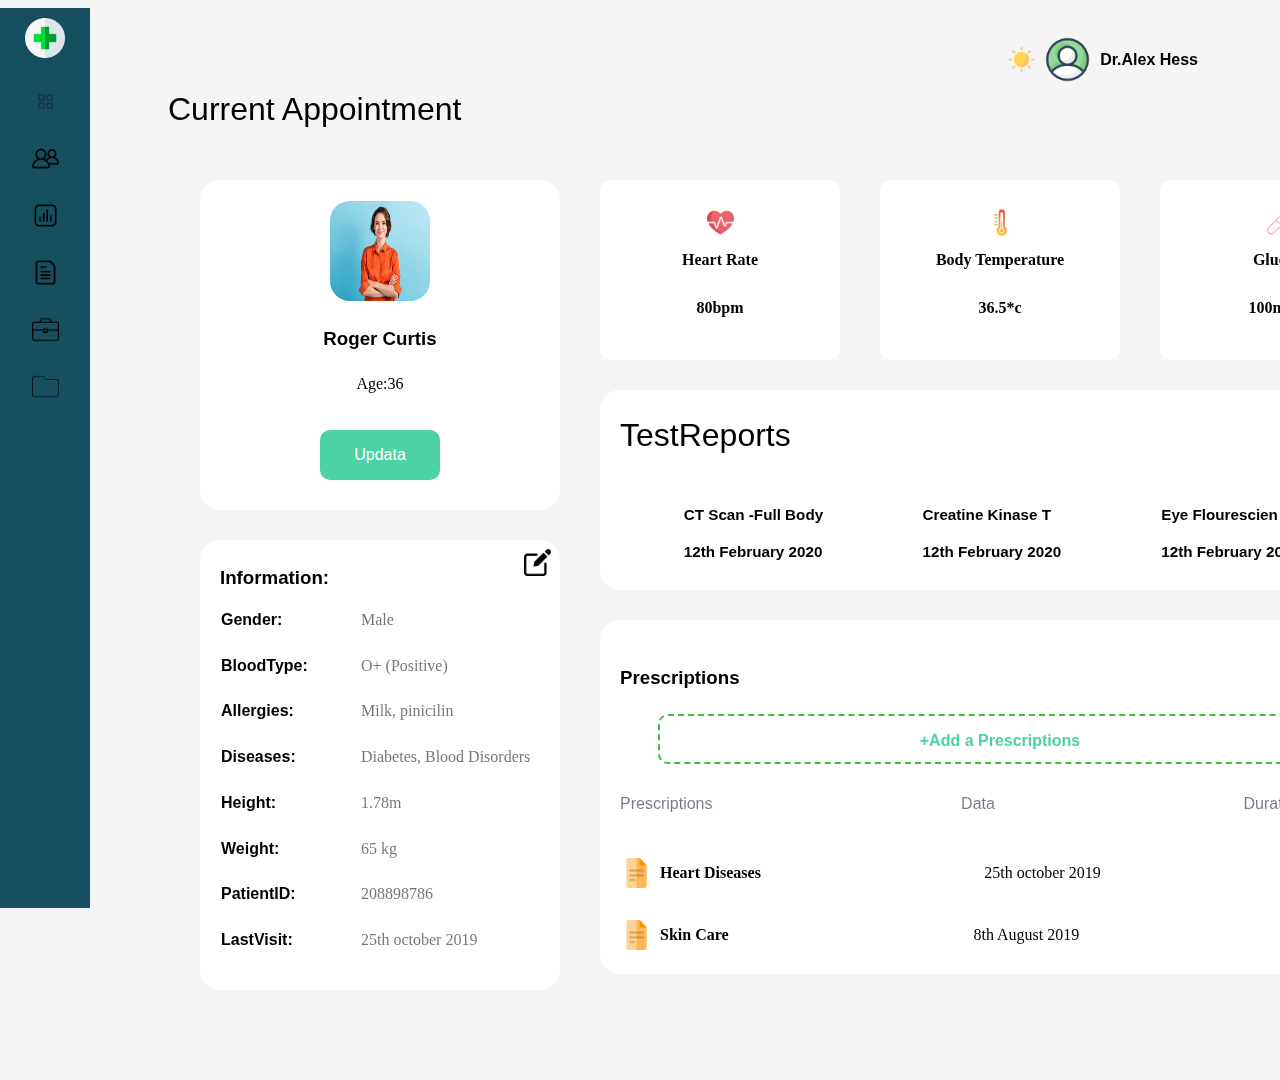
<file: index.html>
<html>
<head>
<link rel="stylesheet" href="style.css">
<script defer src="script.js"></script>
<style>

   
</style>

</head>
<body>  
    <div class="nav">
         <img class="med" src="pharmacy.png"> 
        <img class="icon" src="select-all.png">
        <img class="icon" src="friends.png">
        <img class="icon" src="charts.png">
        <img class="icon" src="document (2).png">
        <img class="icon" src="briefcase.png">
        <img class="icon" src="folder (1).png">
        </div>
           



<div class="header">
  <div>
     <img class="med" src="pharmacy.png">    
 <h1 class="h1">Current Appointment </h1> 

    </div>
<div>
    <img class="icon toggle" src="sun.png">
    <img style="display: none;" class="icon m" src="moon.png">
    <img style="display: none;" class="icon s" src="sun.png">
    <div class="profile">
    <img style="width: 45px;" src="web.png">
    <h4>Dr.Alex Hess</h4>
    </div>
    </div>
</div>

<div class="content">
  
    <div class="left">
  <div class="task1">
    
<label for="file"><div>Updata</div>
</label>
<input onchange="update()" id="file" style="visibility: hidden;"  type="file">
</div>
</div>
  <div class="right">
        <div class="add">   
            <div> <h3>Prescriptions</h3> </div>       
               <div class="pre"> +Add a Prescriptions </div>
           <div style="width: 90%;display: flex;flex-direction: row; gap: 50px;justify-content: space-between;align-items: center;color: rgba(0, 0, 51, 0.532);font-family: sans-serif;">
               <span>Prescriptions</span>
               <span>Data</span>
               <span>Duration</span>
           </div>
   
           <table>
            <tr class="item">
            <td><img class="icon" src="document (3).png"><h4>Heart Diseases</h4>  </td>        
            <td><p>25th october 2019</p></td> 
            <td><p>3 month</p></td>
            </tr>

            <tr class="item">
           <td><img class="icon" src="document (3).png"><h4>Skin Care</h4></td>
           <td><p>8th August 2019</p></td>
           <td><p>3 month</p></td>
            </tr>
            
            
            
            
                </table>
                       
       
    </div>


</div>

</body>
</html>
</file>
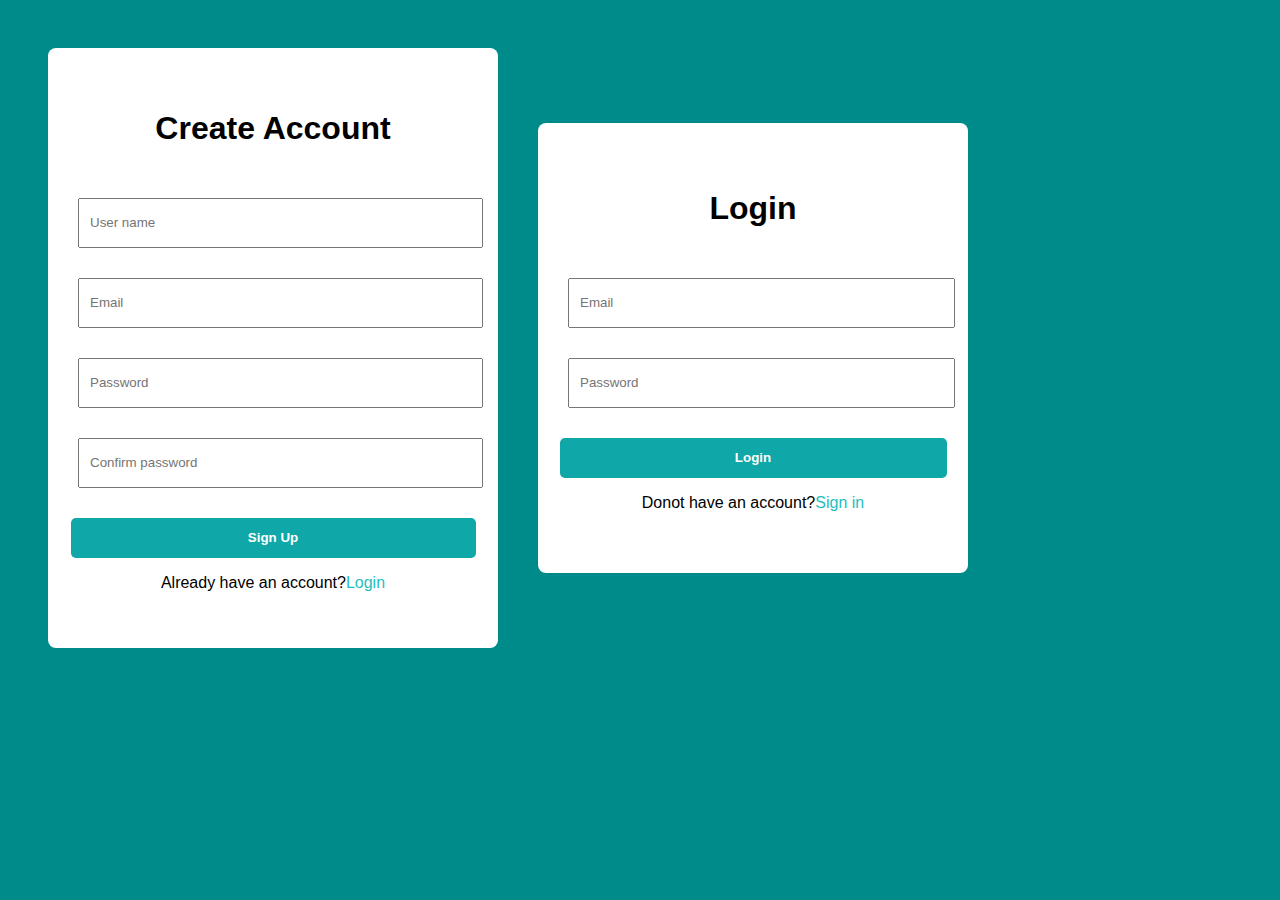
<file: sign in page.html>
<!DOCTYPE html>
<html lang="en">
<head>
  <style>
    body {
        background-color: darkcyan;
        display: flex;
        align-items: center;
    }
    *{
        box-sizing: border-box;
    }
    .container {
        box-sizing:border-box ;
        margin: 40px;
        background-color: white;
        height: 600px;
        width: 450px;
        display: flex;
        flex-direction: column;
        text-align: center;
        justify-content: center;
        border-radius: 8px;
    }
    .container2 {
        width: 430px;
        height: 450px;
        background-color: white;
        display: flex;
        flex-direction: column;
        text-align: center;
        justify-content: center;
        border-radius: 8px;  
    }
    input {
        display: block;
        margin: 30px;
        width: 90%;
        height: 50px;
        padding: 10px;
    }
    h1 {
       text-align: center;
       font-family: sans-serif;
    }
    button {
        width: 90%;
        height: 40px;
        color: white;
        background-color: rgb(15, 167, 167);
        border: none;
        border-radius: 5px;
        font-weight: 600;
    }
  p {
   font-family: sans-serif;
}
span {
    color: rgb(31, 190, 190);
}
  </style>
</head>
<body>
  <div class="container">
<div><h1>Create Account</h1></div>
<div>
    <input type="text" placeholder="User name">
    <input type="email" placeholder="Email">
    <input type="password" placeholder="Password">
    <input type="password" placeholder="Confirm password">
    <button>Sign Up</button>
    <p>Already have an account?<span>Login</span> </p>
</div>
  </div>  
  <div class="container2">
    <div><h1>Login</h1></div>
    <div>
        <input type="email" placeholder="Email">
        <input type="password" placeholder="Password">
        <button>Login</button>
        <p>Donot have an account?<span>Sign in</span> </p>
    </div>
      </div>  
</body>
</html>
</file>
<file: style.css>
body {
   box-sizing: border-box;
   background-color: whitesmoke;
 /* overflow: hidden; */

}
* {
    box-sizing: border-box;

}


.popup2 {
    width: 260px;
    height: 260px;
    background-color: white;
    position: absolute;
    right: 17px;top: 35px;
    border-radius: 10px;
    display: flex;
    flex-direction: column;
    padding: 10px;
    align-items: center;
    justify-content: center;

}
.lock {
    width: 25px;
    position: absolute;
    left: 8px;top: 8px;
}
.logout {
    width: 150px;
}
.logout img {
    position: absolute;
    right: 30px;
    bottom: 30px;
}

.popup2 button {
    width: 130px;
    height: 45px;
    background-color:red ;
    border: none;
    border-radius: 2px;
    color: white;
    font-weight: 700;
}

.content {
    /* max-width:calc(100% - 100px); */
    gap: 40px;
    display: flex;
    flex-direction: row;
    position: absolute;
    top: 180px;
    left: 200px;
  ;
}
.content .right{
    display: flex;
    flex-direction: column-reverse;
    gap: 30px;
    height: 100%;
}

.content .left{
    height: 100%;
    display: flex;
    flex-direction: column;
    gap: 30px;


}

.popup  { 
    display: none;
    position: fixed;
    top: 0px;
    left: 0px;
    width: 100%;
    height: 100%;
    align-items: center;
    justify-content: center;
    background-color: rgba(0, 0, 0, 0.66);
    text-align: center;
}
.popupDiv {
    width: 340px;
    height: 300px;
    background-color: white;
    border-radius: 20px;
    display:flex ;
    flex-direction: column;
    padding: 20px;
   justify-content: center;
}
.popup2Div {
    width: 400px;
    height: 500px;
    background-color: white;
    border-radius: 20px;
    display: flex;
    flex-direction: column;
    justify-content:  space-around;
    align-items: center;
    line-height: 0px;
    gap: 32px;
}
.popupDiv input {
    border: 1px solid grey;
    width: 95%;
    height: 40px;
    border-radius: 5px;
    margin: 10px;

}
.popupDiv select {
    width: 40%;
    height: 30px;
    position: relative;
    left: 170px;bottom: 45px;
}

.btn {
    width: 160px;
    height: 40px;
    background-color: blue;
    border: none;
    border-radius: 5px;
    margin: auto;
    color: white;
   
}
.card:hover {
    transform: scale(1.05);
}

.icon {
    width: 27px;
}
.med {
    width: 40px;
}
.header .med {
    display:none ;
}

.nav {
    padding: 10px;
    width: 90px;
    height:100%;
    background-color: rgb(22, 80, 96);
    display: flex;
    flex-direction: column;
    align-items: center;
    gap: 30px;
    margin: 0px;
    position: fixed;
    left: 0px;
}

.header {
    width: calc(100% - 90px);
    position: absolute;
    top: 20px;
    display: flex;
    flex-direction: row;
    justify-content: space-between;
    font-family: sans-serif;
  
}
.header div {
    display: flex;
    flex-direction: row;
    gap: 10px;
    align-items: center;
}

.header h1 {
    font-family: sans-serif;
    font-weight: 500;
    position: relative;
    left: 160px;
    top: 50px;
}

.task1 {
    width: 360px;
    height: 330px;
    background-color: white;
    display: flex;
    flex-direction: column;
    border-radius: 20px;
    align-items: center;
    position: relative;
}
.image {
    width: 100px;
    height: 100px;
    border-radius: 20px;
}
h3 {
  max-width: 155px;
    line-height: 37px; 
    font-family: sans-serif;  
}

.task2 h3 {
    position: absolute;
    top: 0px;
    font-family: sans-serif;
   
}
label {
width: 120px;
height: 50px;
background-color:rgb(76, 210, 165);
border-radius: 10px;
font-family: sans-serif;
color: white;
text-align: center;
line-height: 50px;
position: absolute;bottom: 30px;
}

.task2 {
    width: 360px;
    height: 450px;
    background-color: white;
    border-radius: 20px;
    display: flex;
    flex-direction: column;
    justify-content: space-evenly;
    align-items: start;
    line-height: 0px;
    padding: 20px;
    margin-bottom:90px ;
    position: relative;
  
}
.task2 .icon{
    position: absolute;
    top:9px ;right: 9px;
}

tr {
    display: flex;
    gap: 40px;
   position: relative;
   top: 15px;
}

.key {
width: 100px;
font-weight: 700;
font-family: sans-serif;
}
.value {
font-weight: 100;
color: rgba(0, 0, 0, 0.545);
}
h5 {
    font-size: 13;
    font-family: sans-serif;
}


.add {
    width: 800px;
    background-color: white;
    border-radius: 20px;
    display: flex;
    flex-direction: column;
    justify-content: center;
    line-height: 0px;
    padding: 20px;
    gap: 20px;
    justify-content: space-evenly;
    box-sizing: border-box;
}

.pre {
    width: 90%;
    height: 50px;
    margin: auto;
    border: 2px dashed rgb(61, 189, 61);
    color: rgb(76, 210, 165);
    text-align: center;
    border-radius: 10px;
    line-height: 50px;
    font-weight: 700;
    font-family: sans-serif;
    position: relative;bottom:20px ;
}
.Test {
    /* width: 100%; */
    height: 200px;
    display: flex;

    flex-direction: column;
    background-color: white;
    border-radius: 20px;
    justify-content: space-evenly;
    flex-wrap: wrap;
}
.tests {
    width: 100%;
    display: flex;
    flex-direction: row;
    font-size: 13px;
    justify-content: space-evenly;

}
.Test h1 {
    font-family: sans-serif;
    font-weight: 400;
    font: size 20px; ;
    text-align: start;
    position: relative;left: 20px ;
}
.cards {
    width:100%;
    display: flex;
    flex-direction: row;
    border-radius: 20px;
    justify-content: space-between;
   
}
.card {
    background-color: white;
    width: 30%;
    height: 180px;
    border-radius: 10px;
    text-align: center;
    display: flex;
    flex-direction: column;
    align-items: center;
    justify-content: center;
    line-height: 5px;

}

  @media screen and ( max-width:1260px) and (min-width:900px) {  
    .nav {
        position:  fixed;
        bottom: 0px;
        right: 0px;
        left: 0px;
        width: 100%;
        height: 60px;
        display: flex;
        flex-direction: row;
        background-color: white;
        z-index: 1;
        justify-content: space-evenly;
        border: none;
        padding: 0px;
        
    } 
    .nav .med {
        display: none;
    }
    .header .med {
        display: block;
    }
    .content {
        flex-wrap: wrap;
    }
label {
    position: absolute;
    bottom: 127px;
}

    .task1 {
        height: 450px;
        justify-content:  flex-start;
        
    } 
tr {
    gap: 70px;
}
.content .left {
    width: 800px;
    display: flex;
    flex-direction: row;justify-content: space-between;

}
.header h1 {
    left: 100px;
}
.content {
    position: absolute;left: 90px;
}
} 



 @media screen and (max-width:900px) and (min-width:660px) {
    .nav {
        position:  fixed;
        bottom: 0px;
        right: 0px;
        left: 0px;
        width: 100%;
        height: 70px;
        display: flex;
        flex-direction: row;
        background-color: white;
        z-index: 1;
        justify-content: space-evenly;
        border: none;
        padding: 0px;
        
    } 
  
 .content {
    width: 700px;
    flex-wrap: wrap;
    position: absolute;
    left: 40px;
 }
 .nav .med {
    display: none;
}
.header .med {
    display: block;
}

label {
position: absolute;
bottom: 127px;
}

.task1 {
    height: 450px;
    justify-content:  flex-start;
    
} 
tr {
gap: 70px;
}
.content .left {
width: 700px;
display: flex;
flex-direction: row;justify-content: space-between;

}
.header h1 {
left: 50px;
}
.content .right {
    width: 700px;
}
.right div {
    width: 700px;  
}
.add .pre {
    width: 640px;
}
.cards .card {
    width: 200px;
}
.add div {
    width: 50%;
}

} 

@media screen and (max-width:660px) and (min-width:400px) {
     .nav {
        position:  fixed;
        bottom: 0px;
        right: 0px;
        left: 0px;
        width: 100%;
        height: 70px;
        display: flex;
        flex-direction: row;
        background-color: white;
        z-index: 1;
        justify-content: space-evenly;
        border: none;
        padding: 0px;
        
    } 
  
 .content {
    width: 500px;
    flex-wrap: wrap;
    position: absolute;
    left: 40px;
 }
 .nav .med {
    display: none;
}
.header .med {
    display: block;
}

label {
position: absolute;
bottom: 127px;
}

.task1 {
    height: 450px;
    justify-content:  flex-start;
    
} 
tr {
gap: 70px;
}
.content .left {
width: 500px;
display: flex;
justify-content: space-between;

}
.header h1 {
    position: absolute;
left: 0px;width: 300px;
}
.content .right {
    width: 500px;
}


.cards {
flex-wrap: wrap;
gap: 20px;
justify-content: center;
}
.add div {
    width: 50%;
}
.Test {
height: 380px;
    width: 400px;
    position: relative;

}
.tests{
    display: flex;
flex-direction: column;
position: relative;top: 15px;left: 45px;
}
.cards .card {
    width: 240px;

}
.Test h1 {
    position: absolute;top: 0px;
}

} 

@media screen and (max-width:660px) {
    .nav {
       position:  fixed;
       bottom: 0px;
       right: 0px;
       left: 0px;
       width: 100%;
       height: 70px;
       display: flex;
       flex-direction: row;
       background-color: white;
       z-index: 1;
       justify-content: space-evenly;
       border: none;
       padding: 0px;
       
   } 
 
.content {
   position: absolute;
   left: 40px;
}
.nav .med {
   display: none;
}
.header .med {
   display: block;
}

label {
position: absolute;
bottom: 127px;
}

.task1 {
   height: 450px;
   justify-content:  flex-start;
   
} 
tr {
gap: 70px;
}
.content .left {
width: 300px;
display: flex;
justify-content: space-between;

}
.header h1 {
   position: absolute;
left: 0px;width: 300px;
}
.content .right {
   width: 500px;
   flex-direction: column;

}

.add .pre {
   width: 320px;
}
.cards {
flex-direction:column ;
gap: 20px;
justify-content: center;
}
.Test {
   height: 400px;
   width: 350px;
   position: relative;

}
.tests{
   display: flex;
flex-direction: column;
position: relative;top: 15px;left: 45px;
}
.cards .card {
   width: 350px;

}
.Test h1 {
   position: absolute;top: 0px;
}
.add {
    width: 360px;
    height: 450px;
    
    }
} 




.item {
    display: flex;
    flex-direction: row
    ;width: 100%;
    justify-content: space-between;
    align-items: center;
  
}
td {
    display: flex;
    flex-direction: row;
    gap: 10px;
    align-items: center;
}
.item img {
    height: 30px;
}
.tr {
    height: 60px;
}
 .tr:nth-last-of-type(odd) {
    background-color: grey;
}
.tr:nth-last-of-type(even) {
    background-color: lightgray;
}

/* .container {
    position: absolute;top: 0px;
} */
</file>
